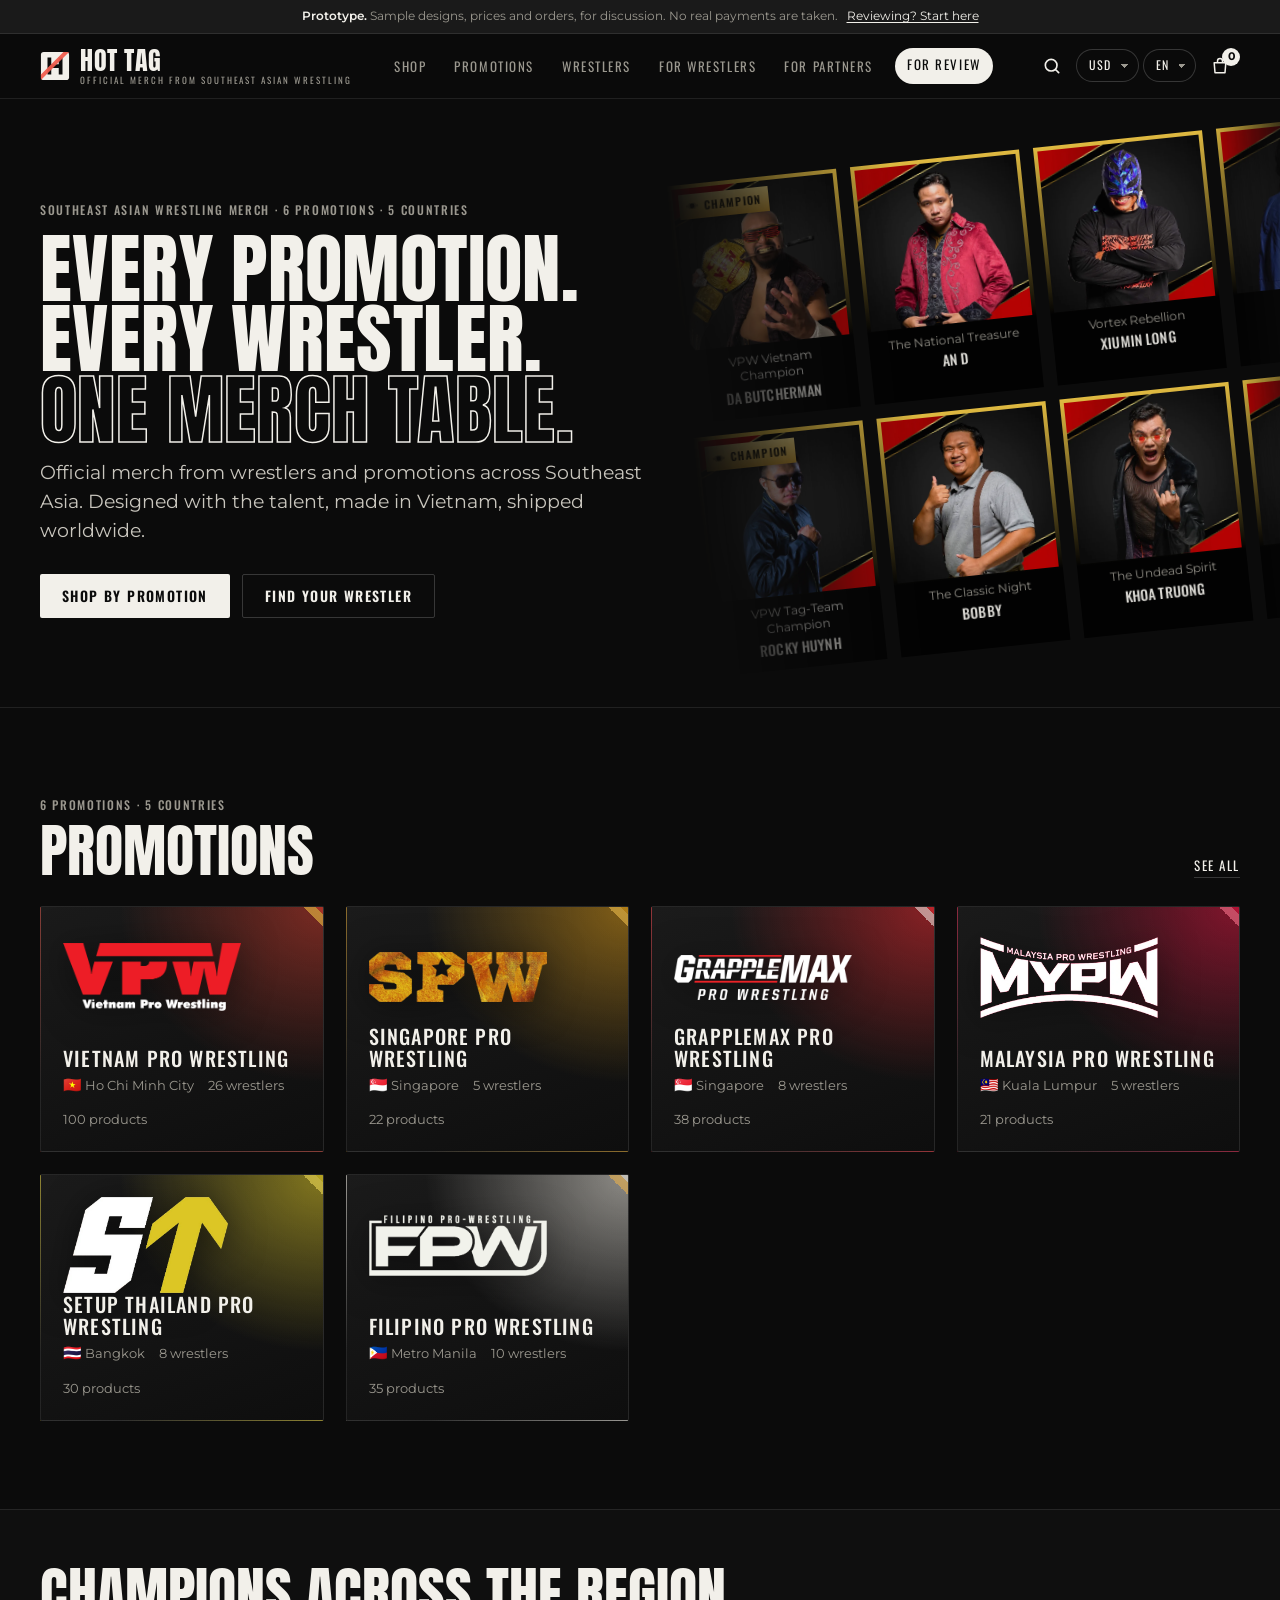
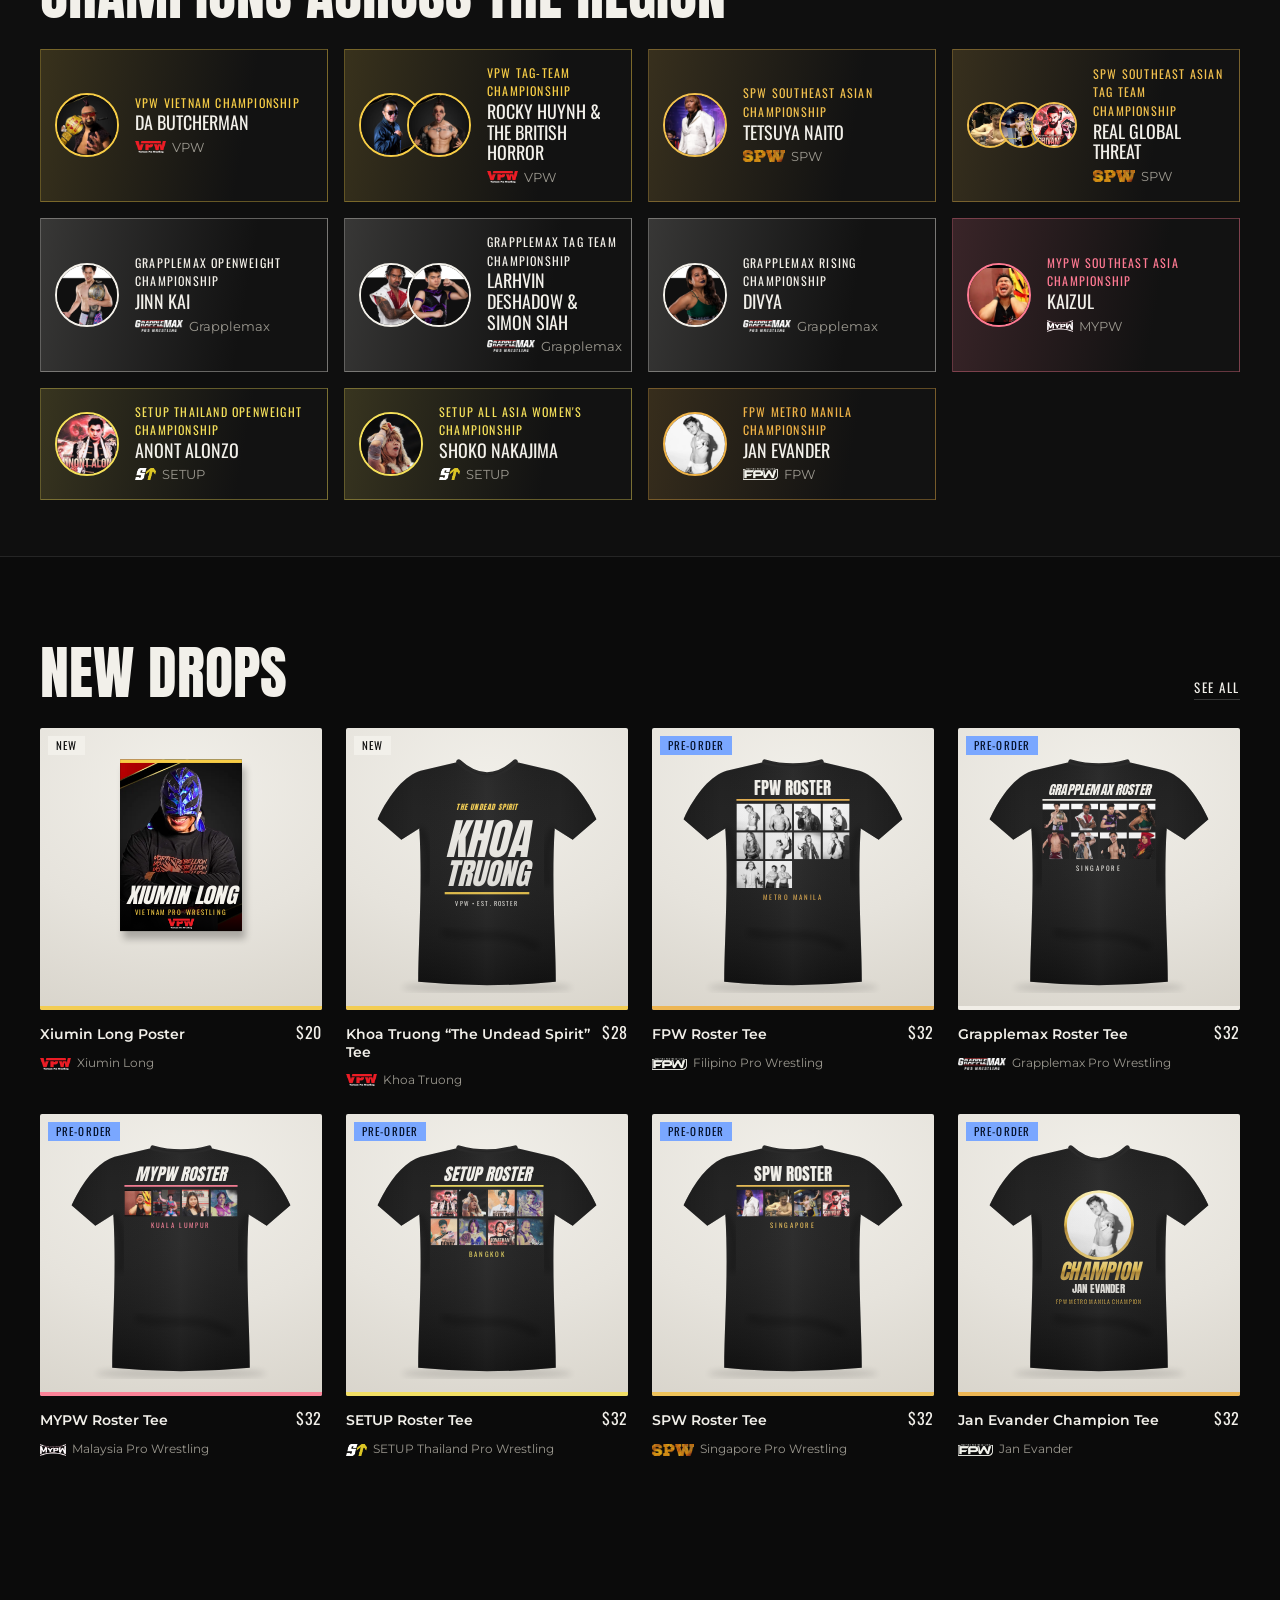
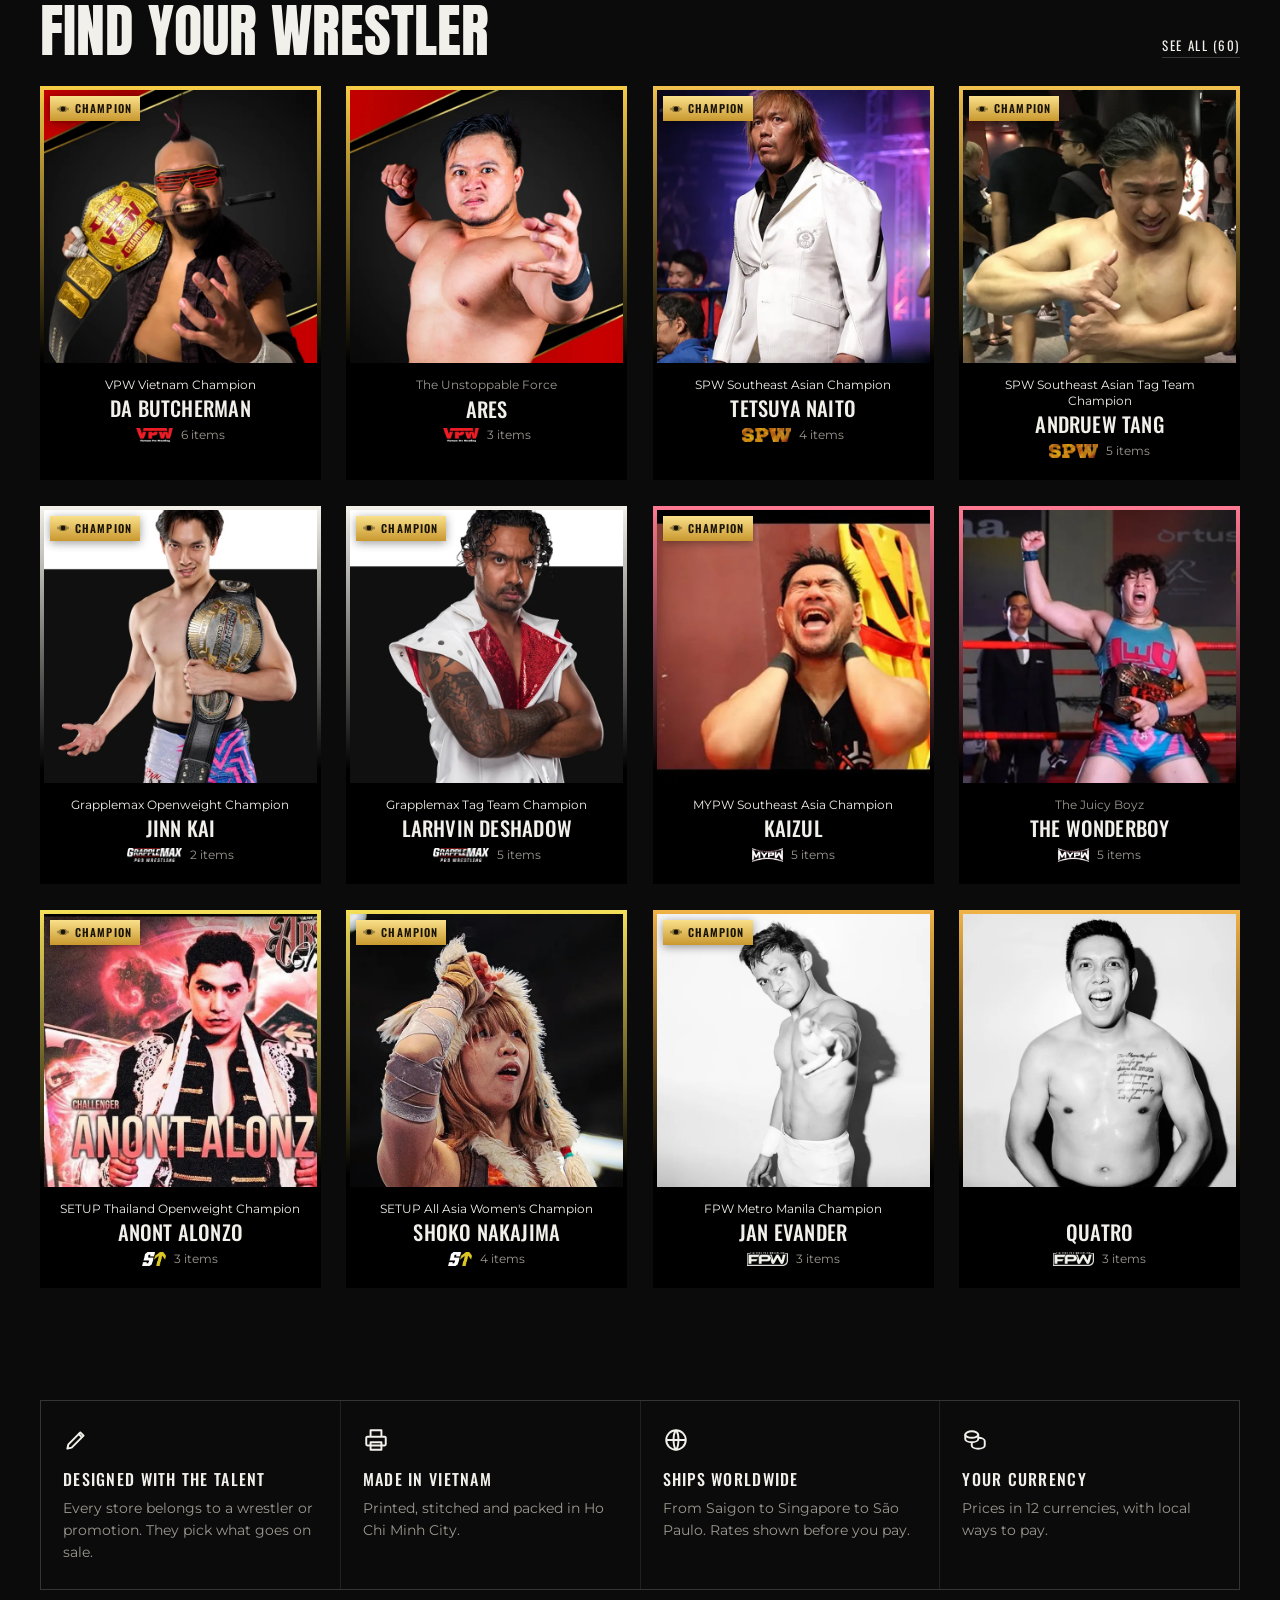
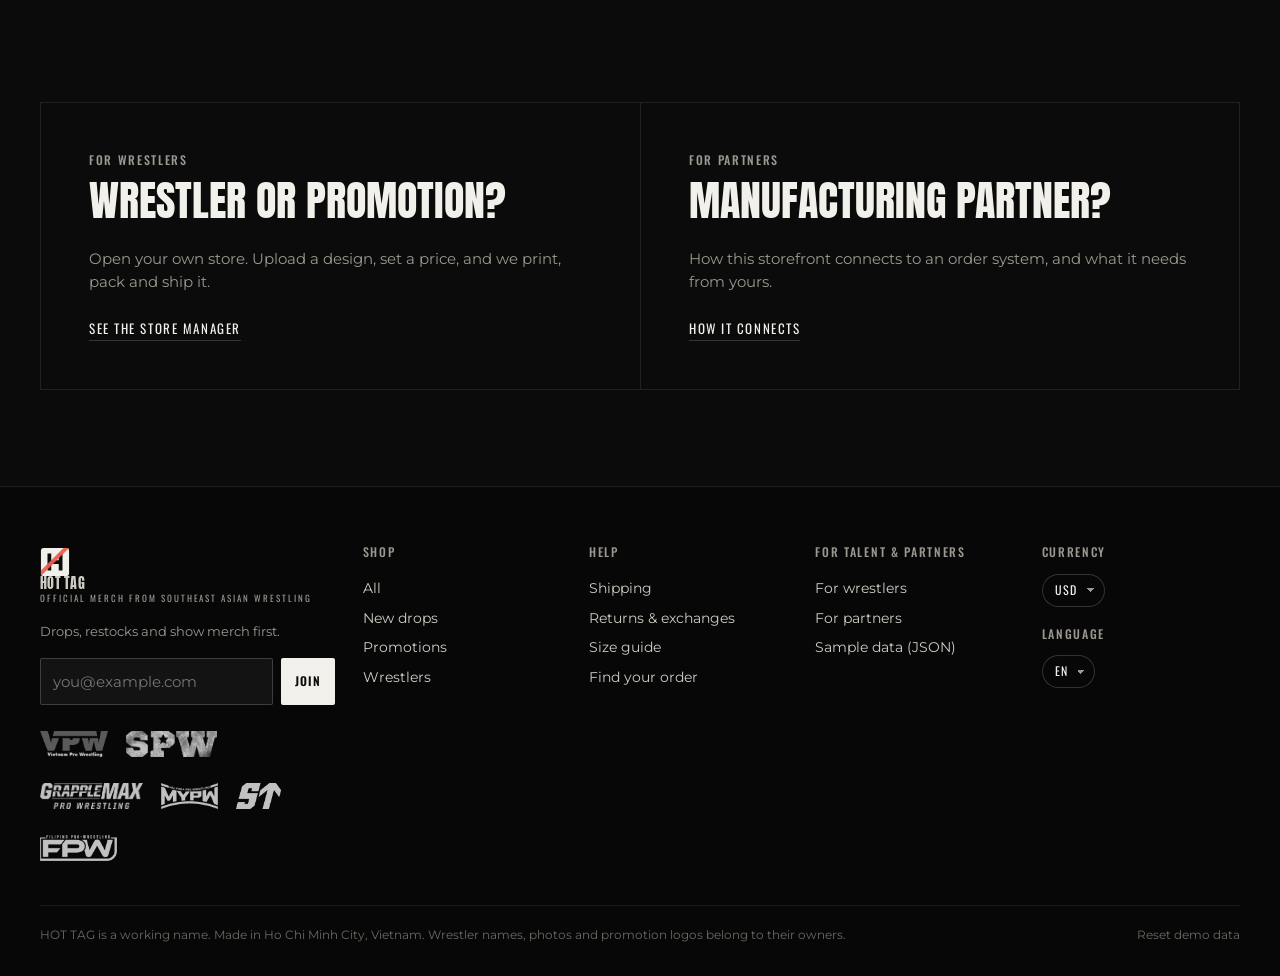
<file: index.html>
<!DOCTYPE html>
<html lang="en">
<head>
  <meta charset="utf-8">
  <meta name="viewport" content="width=device-width, initial-scale=1">
  <title>HOT TAG: Official merch from Southeast Asian wrestling</title>
  <meta name="description" content="Prototype storefront: official merch from wrestlers and promotions across Southeast Asia. Designed with the talent, made in Vietnam, shipped worldwide.">
  <!-- Prototype with sample prices and designs: keep it out of search engines. -->
  <meta name="robots" content="noindex, nofollow">
  <meta name="theme-color" content="#0b0b0b">
  <link rel="icon" href="assets/img/favicon.svg" type="image/svg+xml">

  <link rel="preconnect" href="https://fonts.googleapis.com">
  <link rel="preconnect" href="https://fonts.gstatic.com" crossorigin>
  <link href="https://fonts.googleapis.com/css2?family=Anton&family=Montserrat:wght@400;500;600;700&family=Oswald:wght@400;500;600&family=Permanent+Marker&display=swap" rel="stylesheet">
  <link rel="stylesheet" href="assets/css/site.css">
</head>
<body>
  <a class="sr" href="#app">Skip to content</a>
  <div id="chrome"></div>
  <main id="app" class="theme-neutral" tabindex="-1"></main>
  <div id="footer"></div>

  <div class="scrim" id="scrim"></div>
  <aside class="drawer" id="drawer" aria-hidden="true" aria-label="Bags">
    <div class="drawer-head"><h2>Bags</h2><button class="icon-btn" data-act="close-bag" aria-label="Close"><svg viewBox="0 0 24 24" fill="none" stroke="currentColor" stroke-width="2" stroke-linecap="round"><path d="M6 6l12 12M18 6 6 18"/></svg></button></div>
    <div class="drawer-body" id="drawer-body"></div>
  </aside>
  <div class="search-ov" id="search-ov" role="dialog" aria-label="Search"></div>
  <div class="toast" id="toast" role="status" aria-live="polite"></div>

  <script src="assets/js/i18n.js"></script>
  <script src="assets/js/art.js"></script>
  <script src="assets/js/api.js"></script>
  <script src="assets/js/app.js"></script>
</body>
</html>
</file>
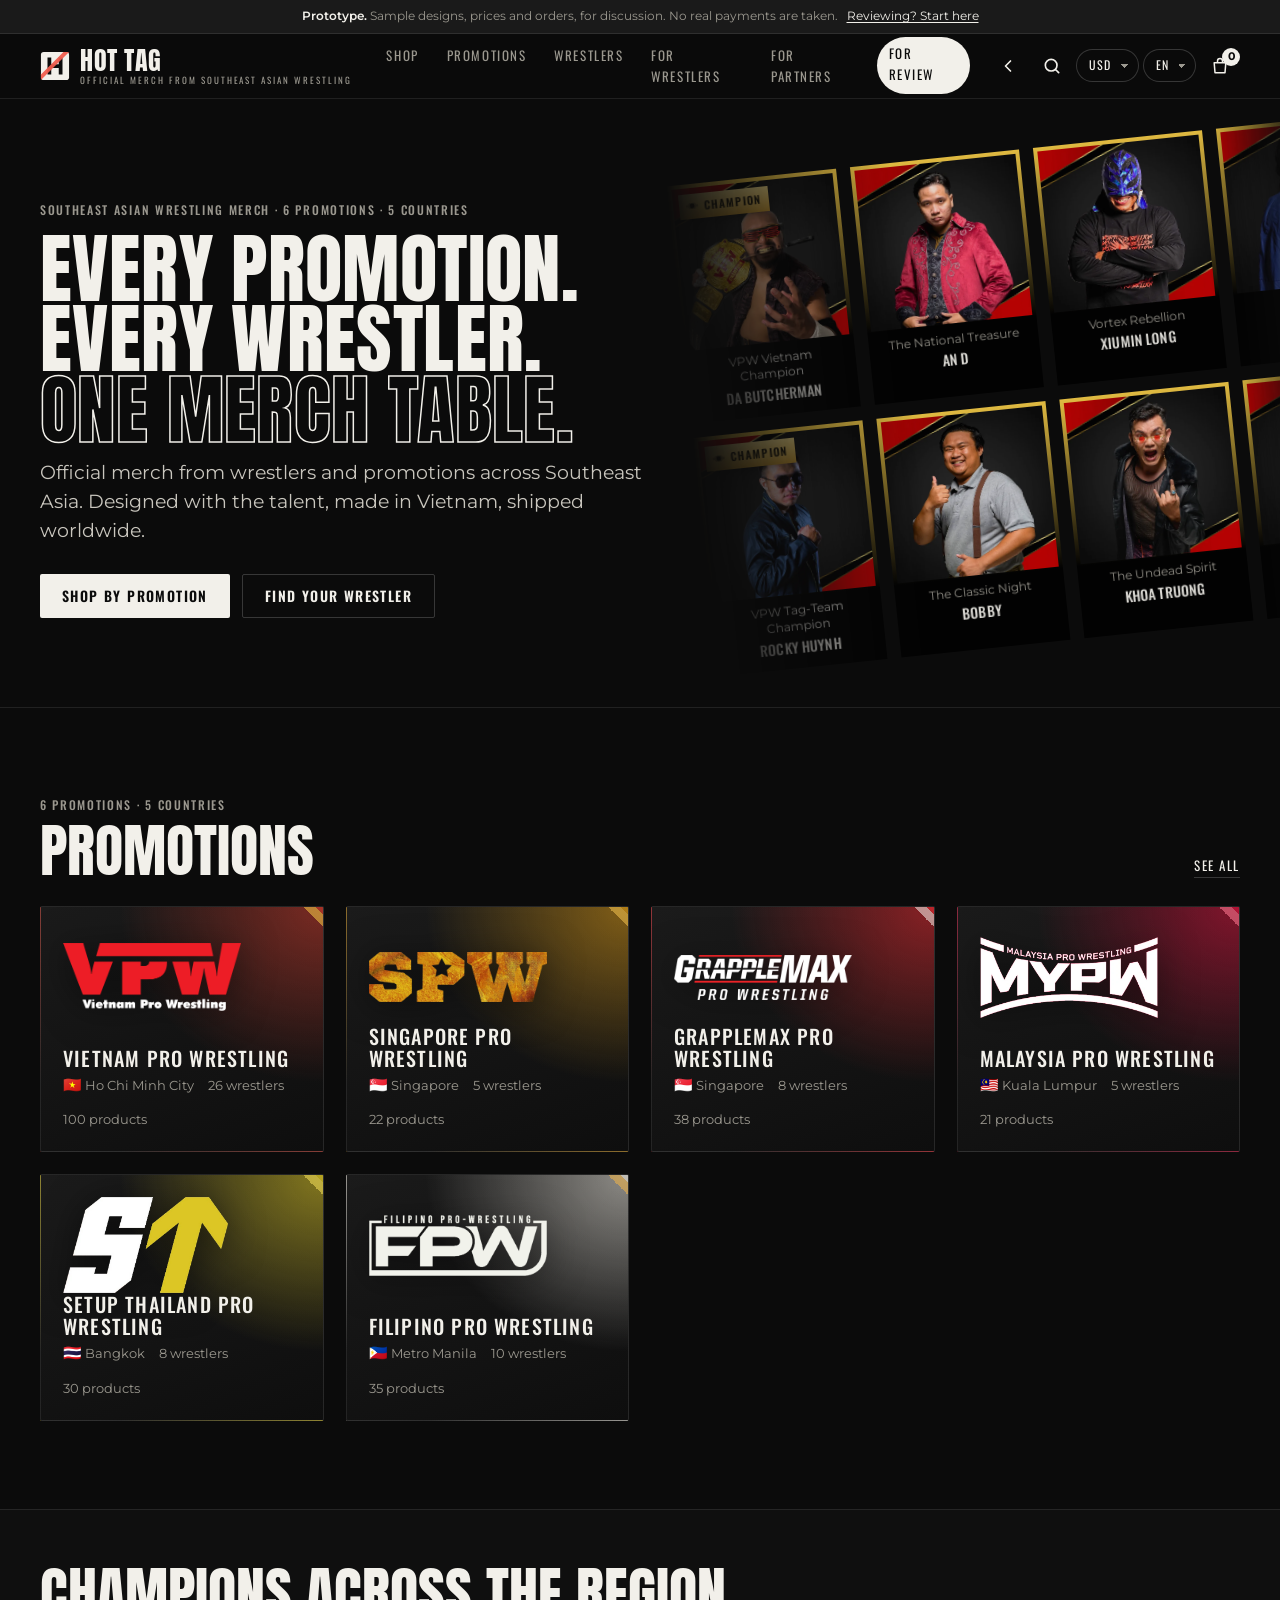
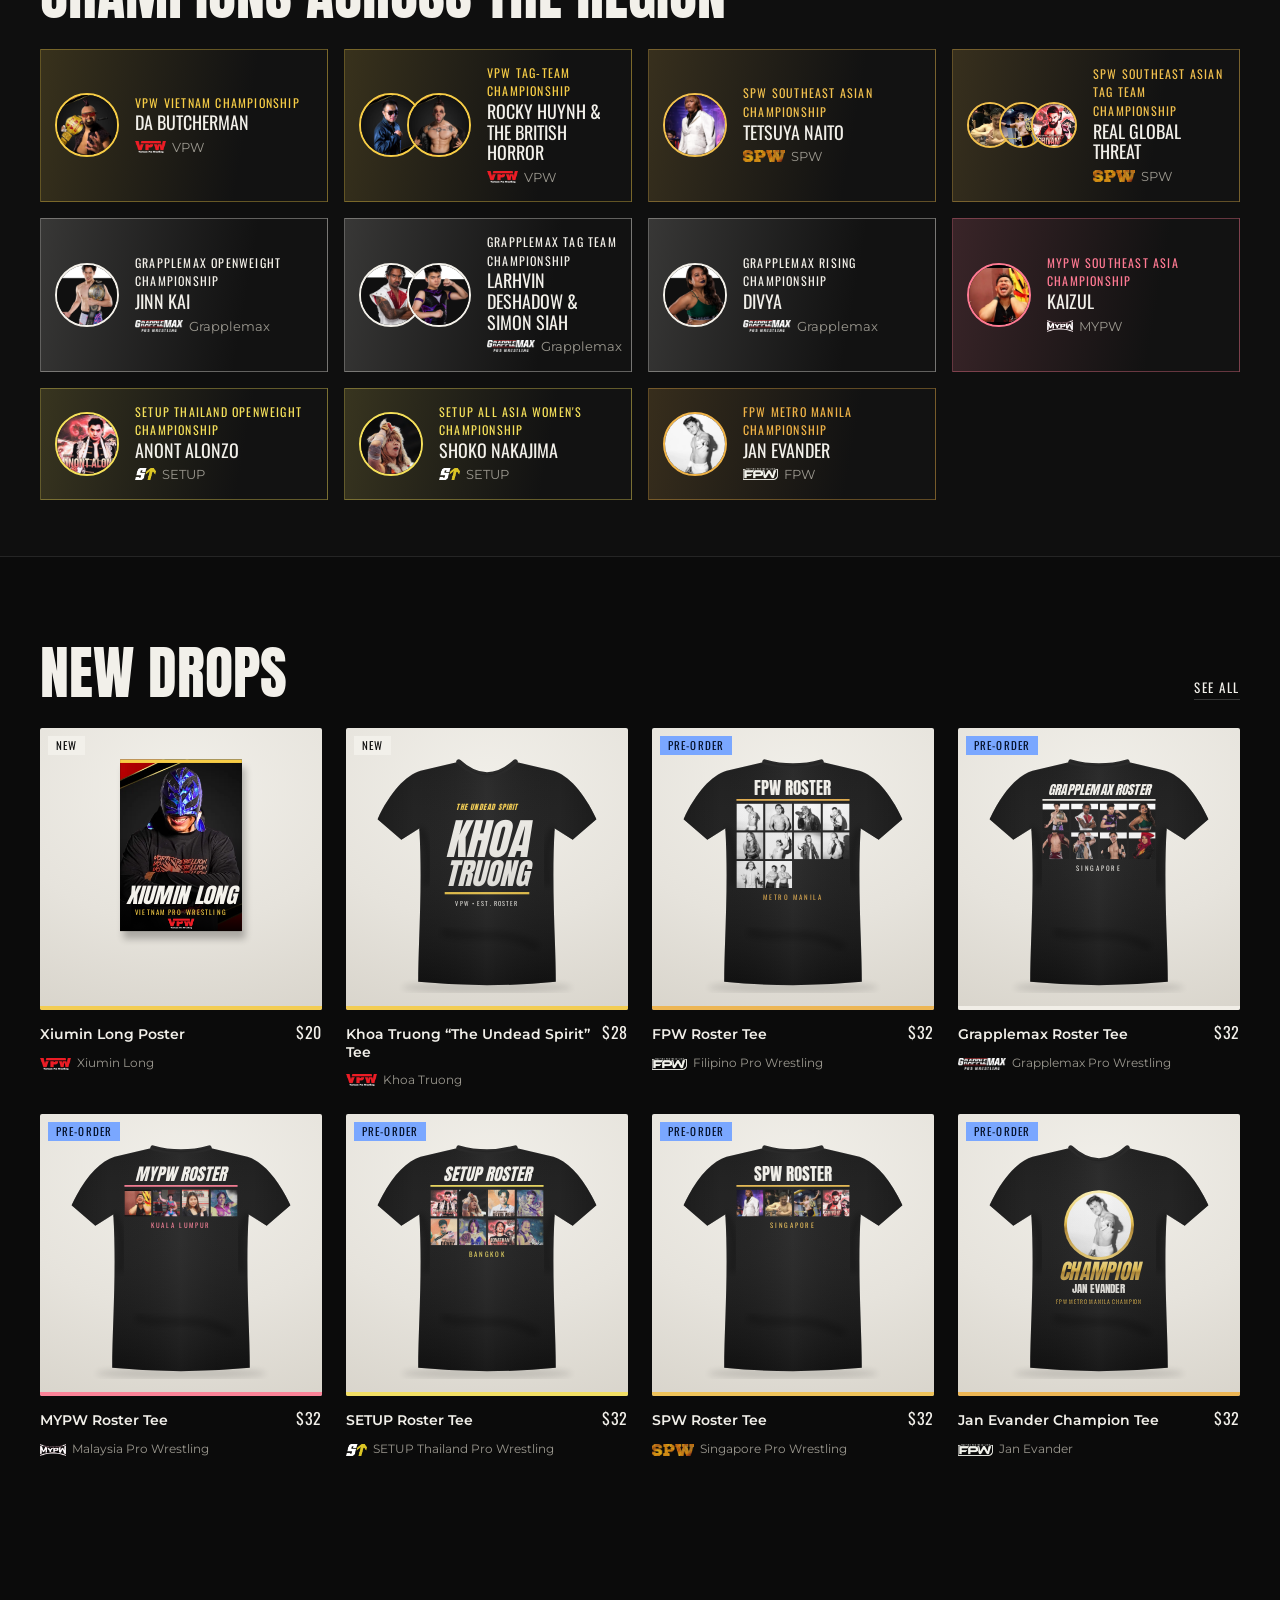
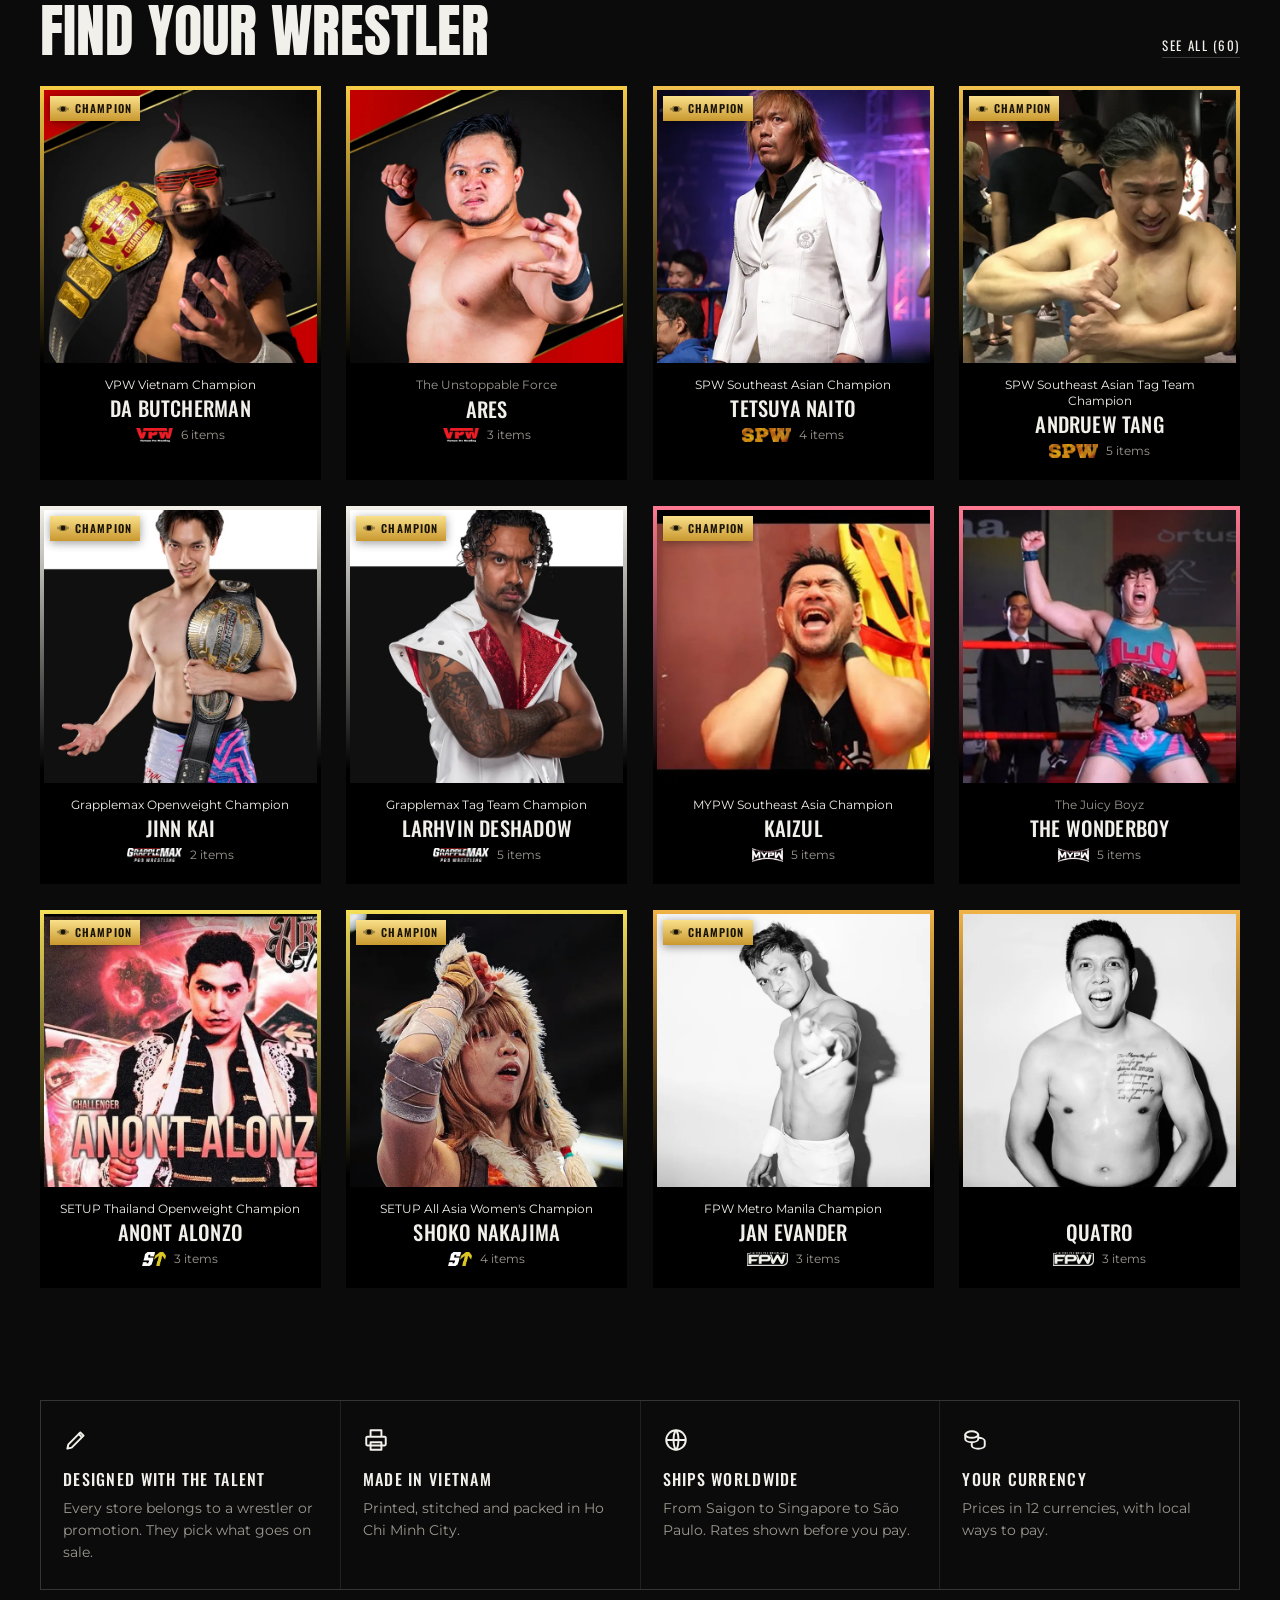
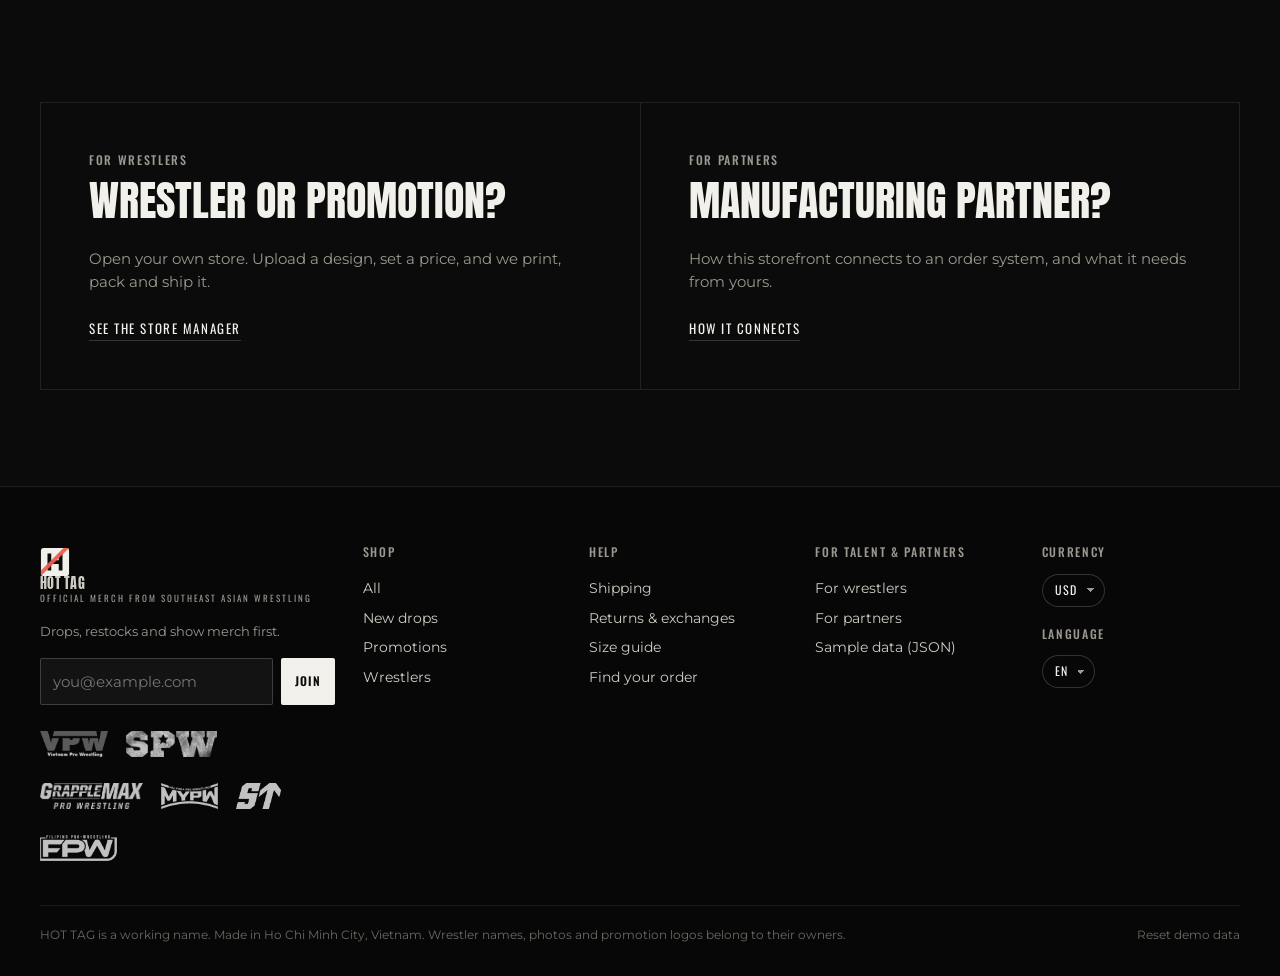
<file: artifact.html>
<title>HOT TAG Merch Store</title>
<meta name="robots" content="noindex, nofollow">
<link rel="preconnect" href="https://fonts.googleapis.com">
<link rel="preconnect" href="https://fonts.gstatic.com" crossorigin>
<link href="https://fonts.googleapis.com/css2?family=Anton&family=Montserrat:wght@400;500;600;700&family=Oswald:wght@400;500;600&family=Permanent+Marker&display=swap" rel="stylesheet">
<link rel="stylesheet" href="assets/css/site.css">
<!--
  Entry page for hosting as a claude.ai artifact (the host adds <html>/<head>/<body>).
  Same app as index.html; navigation stays inside the page because the host
  doesn't pass path-style hashes (#/p/vpw).
-->
<script>window.HT_MEMORY_ROUTER = true;</script>

<a class="sr" href="#app">Skip to content</a>
<div id="chrome"></div>
<main id="app" class="theme-neutral" tabindex="-1"></main>
<div id="footer"></div>

<div class="scrim" id="scrim"></div>
<aside class="drawer" id="drawer" aria-hidden="true" aria-label="Bags">
  <div class="drawer-head"><h2>Bags</h2><button class="icon-btn" data-act="close-bag" aria-label="Close"><svg viewBox="0 0 24 24" fill="none" stroke="currentColor" stroke-width="2" stroke-linecap="round"><path d="M6 6l12 12M18 6 6 18"/></svg></button></div>
  <div class="drawer-body" id="drawer-body"></div>
</aside>
<div class="search-ov" id="search-ov" role="dialog" aria-label="Search"></div>
<div class="toast" id="toast" role="status" aria-live="polite"></div>

<script src="assets/js/i18n.js"></script>
<script src="assets/js/art.js"></script>
<script src="assets/js/api.js"></script>
<script src="assets/js/app.js"></script>
</file>
<file: assets/css/site.css>
/* =====================================================================
   HOT TAG storefront mock-up
   Neutral platform shell. Promotion pages override the --brand / --accent /
   --frame tokens with that promotion's colours (see applyTheme in app.js).
   ===================================================================== */

/* Deliberately dark-only: the look follows VPW's black roster page. */
:root {
  color-scheme: dark;
  --ink: #0b0b0b;          /* page */
  --coal: #131313;         /* raised */
  --steel: #1c1c1c;        /* cards */
  --iron: #262626;         /* inputs, hover */
  --line: rgba(255, 255, 255, .09);
  --line-strong: rgba(255, 255, 255, .18);
  --text: #f2f0ea;
  --muted: #9b988f;
  --faint: #6b6962;
  --tile: #e6e3dc;         /* product tile backdrop */
  --tile-2: #d8d4cb;

  /* Platform (neutral) theme. Promotion pages override these. */
  --brand: #f2f0ea;
  --on-brand: #0b0b0b;
  --accent: #f2f0ea;
  --accent-deep: #bdb9ae;
  --frame: #d4d1c9;

  --ok: #3ecf8e;
  --warn: #f5a524;
  --bad: #f05d4e;
  --info: #7aa7ff;

  --display: 'Anton', Impact, 'Arial Narrow', sans-serif;
  --label: 'Oswald', 'Arial Narrow', sans-serif;
  --body: 'Montserrat', system-ui, -apple-system, 'Segoe UI', sans-serif;
  --italic: normal;

  --radius: 2px;
  --gutter: clamp(16px, 4vw, 40px);
  --max: 1320px;
  --header-h: 64px;
}

* { box-sizing: border-box; }
html { -webkit-text-size-adjust: 100%; scroll-behavior: smooth; }
body {
  margin: 0;
  background: var(--ink);
  color: var(--text);
  font-family: var(--body);
  font-size: 15px;
  line-height: 1.55;
  -webkit-font-smoothing: antialiased;
  overflow-x: hidden;
}
img, svg { display: block; max-width: 100%; }
a { color: inherit; text-decoration: none; }
button { font: inherit; color: inherit; background: none; border: 0; cursor: pointer; padding: 0; }
input, select, textarea { font: inherit; color: inherit; }
:focus-visible { outline: 2px solid var(--accent); outline-offset: 2px; }
.sr { position: absolute; width: 1px; height: 1px; overflow: hidden; clip: rect(0 0 0 0); white-space: nowrap; }

.wrap { max-width: var(--max); margin: 0 auto; padding: 0 var(--gutter); }
.section { padding: clamp(48px, 7vw, 88px) 0; }
.section.tight { padding: clamp(32px, 5vw, 56px) 0; }

/* ---------- Type ---------- */
.display { font-family: var(--display); font-style: var(--italic); text-transform: uppercase; letter-spacing: .005em; line-height: .92; font-weight: 400; margin: 0; }
.label { font-family: var(--label); text-transform: uppercase; letter-spacing: .14em; font-size: 12px; font-weight: 500; color: var(--muted); }
.h-section { font-family: var(--display); font-style: var(--italic); text-transform: uppercase; font-size: clamp(34px, 5vw, 58px); line-height: .95; margin: 0; font-weight: 400; }
.h-section .hl { color: var(--brand); }
.theme-neutral .h-section .hl { color: var(--muted); }
.lede { color: var(--muted); max-width: 60ch; margin: 12px 0 0; font-size: 16px; }
.muted { color: var(--muted); }
.small { font-size: 13px; }
.section-head { display: flex; align-items: end; justify-content: space-between; gap: 20px; margin-bottom: 28px; flex-wrap: wrap; }
.link-arrow { font-family: var(--label); text-transform: uppercase; letter-spacing: .12em; font-size: 13px; color: var(--text); border-bottom: 1px solid var(--line-strong); padding-bottom: 2px; white-space: nowrap; }
.link-arrow:hover { border-color: var(--accent); color: var(--accent); }

/* ---------- Buttons ---------- */
.btn {
  display: inline-flex; align-items: center; justify-content: center; gap: .55rem;
  font-family: var(--label); text-transform: uppercase; letter-spacing: .1em; font-weight: 600; font-size: 14px;
  padding: 14px 22px; border-radius: var(--radius); line-height: 1;
  transition: background-color .15s ease, color .15s ease, border-color .15s ease, transform .15s ease, opacity .15s;
  white-space: nowrap;
}
.btn:active { transform: translateY(1px); }
.btn-primary { background: var(--brand); color: var(--on-brand); }
.btn-primary:hover { filter: brightness(1.08); }
.btn-ghost { border: 1px solid var(--line-strong); color: var(--text); }
.btn-ghost:hover { border-color: var(--accent); color: var(--accent); }
.btn-accent { background: var(--accent); color: #111; }
.btn-block { width: 100%; }
.btn-sm { padding: 9px 14px; font-size: 12px; }
.btn[disabled] { opacity: .45; cursor: not-allowed; }

.icon-btn { width: 40px; height: 40px; display: inline-grid; place-items: center; border-radius: 50%; color: var(--text); position: relative; }
.icon-btn:hover { background: var(--iron); }
.icon-btn svg { width: 20px; height: 20px; }

/* ---------- Demo ribbon ---------- */
.ribbon { background: #1a1a1a; border-bottom: 1px solid var(--line); color: var(--muted); font-size: 12px; text-align: center; padding: 7px var(--gutter); }
.ribbon b { color: var(--text); font-weight: 600; }

/* ---------- Header ---------- */
body::before { content: ""; position: fixed; inset: 0 0 auto; height: env(safe-area-inset-top, 0px); z-index: 41; background: #0b0b0b; }
.site-header { position: sticky; top: env(safe-area-inset-top, 0px); z-index: 40; background: rgba(11, 11, 11, .92); backdrop-filter: blur(10px); border-bottom: 1px solid var(--line); }
.site-header .wrap { height: var(--header-h); display: flex; align-items: center; gap: 18px; }
.wordmark { display: flex; align-items: center; gap: 10px; font-family: var(--display); font-size: 26px; letter-spacing: .02em; line-height: 1; white-space: nowrap; }
.wordmark .mark { width: 30px; height: 30px; flex: none; }
.wordmark small { display: block; font-family: var(--label); font-size: 9px; letter-spacing: .22em; color: var(--muted); margin-top: 3px; }
.nav { display: flex; gap: 4px; margin-left: 12px; }
.nav a { font-family: var(--label); text-transform: uppercase; letter-spacing: .12em; font-size: 13px; padding: 8px 12px; color: var(--muted); border-radius: var(--radius); }
.nav a:hover, .nav a.on { color: var(--text); }
.nav a.on { box-shadow: inset 0 -2px 0 var(--text); border-radius: 0; }
.header-tools { margin-left: auto; display: flex; align-items: center; gap: 4px; }
.select-pill { appearance: none; background: transparent; border: 1px solid var(--line-strong); border-radius: 999px; padding: 6px 26px 6px 12px; font-family: var(--label); font-size: 12px; letter-spacing: .08em; color: var(--text); cursor: pointer;
  background-image: linear-gradient(45deg, transparent 50%, var(--muted) 50%), linear-gradient(135deg, var(--muted) 50%, transparent 50%);
  background-position: calc(100% - 13px) 50%, calc(100% - 9px) 50%; background-size: 4px 4px; background-repeat: no-repeat; }
.select-pill option { background: var(--coal); color: var(--text); }
.bag-count { position: absolute; top: 2px; right: 0; min-width: 18px; height: 18px; padding: 0 5px; border-radius: 9px; background: var(--text); color: var(--ink); font-size: 11px; font-weight: 700; display: grid; place-items: center; }
.menu-btn { display: none; }

@media (max-width: 940px) {
  .nav { display: none; }
  .wordmark small { display: none; }
  .menu-btn { display: inline-grid; }
  .hide-sm { display: none !important; }
}
.mobile-nav { display: none; border-top: 1px solid var(--line); padding: 8px var(--gutter) 16px; }
.mobile-nav.open { display: grid; }
.mobile-nav a { font-family: var(--label); text-transform: uppercase; letter-spacing: .12em; padding: 12px 0; border-bottom: 1px solid var(--line); }
.mobile-nav .row { display: flex; gap: 10px; padding-top: 14px; }

/* ---------- Cards: the roster frame (from the VPW roster page) ---------- */
.frame { padding: 4px; background: linear-gradient(180deg, var(--frame), #000 70%); display: flex; flex-direction: column; position: relative; transition: transform .2s ease; }
.frame:hover { transform: translateY(-3px); }
.frame-media { aspect-ratio: 1; width: 100%; position: relative; overflow: hidden; background: #111; }
.frame-media img { width: 100%; height: 100%; object-fit: cover; transition: transform .35s ease; }
.frame:hover .frame-media img { transform: scale(1.04); }
.frame-body { text-align: center; padding: 14px 10px 16px; display: flex; flex-direction: column; align-items: center; gap: 6px; }
.frame-kicker { font-size: 12px; color: var(--muted); line-height: 1.3; min-height: 1.3em; }
.frame-kicker.gold { color: var(--accent); }
.frame-name { font-family: var(--label); font-weight: 500; text-transform: uppercase; font-size: clamp(17px, 1.6vw, 22px); line-height: 1.05; letter-spacing: .01em; }
.frame-meta { display: flex; align-items: center; justify-content: center; gap: 8px; font-size: 12px; color: var(--muted); }
.frame-meta img { height: 14px; width: auto; }
.belt { position: absolute; top: 10px; left: 10px; z-index: 2; background: linear-gradient(180deg, #f9e08a, #c9982f); color: #1a1405; font-family: var(--label); font-weight: 600; font-size: 11px; letter-spacing: .1em; text-transform: uppercase; padding: 4px 8px 4px 6px; display: flex; align-items: center; gap: 5px; box-shadow: 0 2px 10px rgba(0, 0, 0, .4); }
.belt svg { width: 14px; height: 14px; }

.grid-roster { display: grid; grid-template-columns: repeat(4, minmax(0, 1fr)); gap: clamp(14px, 2vw, 28px); }
@media (max-width: 1100px) { .grid-roster { grid-template-columns: repeat(3, minmax(0, 1fr)); } }
@media (max-width: 720px) { .grid-roster { grid-template-columns: repeat(2, minmax(0, 1fr)); gap: 12px; } .frame-body { padding: 10px 6px 12px; } }

/* ---------- Product cards ---------- */
.grid-products { display: grid; grid-template-columns: repeat(4, minmax(0, 1fr)); gap: clamp(14px, 2vw, 24px); }
@media (max-width: 1100px) { .grid-products { grid-template-columns: repeat(3, minmax(0, 1fr)); } }
@media (max-width: 720px) { .grid-products { grid-template-columns: repeat(2, minmax(0, 1fr)); gap: 12px; } }
.pcard { display: flex; flex-direction: column; gap: 10px; position: relative; }
.pcard .tile { aspect-ratio: 1; background: radial-gradient(120% 90% at 50% 20%, #f1efe9, var(--tile) 55%, var(--tile-2)); position: relative; overflow: hidden; border-radius: var(--radius); }
.pcard .tile::after { content: ""; position: absolute; left: 0; right: 0; bottom: 0; height: 4px; background: var(--frame); opacity: .9; }
.pcard .tile img { width: 100%; height: 100%; object-fit: cover; }
.pcard .tile .art { width: 100%; height: 100%; padding: 6%; transition: transform .3s ease; }
.pcard:hover .tile .art, .pcard:hover .tile img { transform: scale(1.03); }
.pcard .tile img { transition: transform .3s ease; }
.pcard .alt { position: absolute; inset: 0; opacity: 0; transition: opacity .25s ease; background: inherit; }
.pcard:hover .alt { opacity: 1; }
.pcard-title { font-weight: 600; font-size: 14px; line-height: 1.3; }
.pcard-store { font-size: 12px; color: var(--muted); display: flex; align-items: center; gap: 6px; }
.pcard-store img { height: 12px; width: auto; }
.pcard-price { font-family: var(--label); font-size: 16px; letter-spacing: .04em; }
.pcard-row { display: flex; justify-content: space-between; align-items: baseline; gap: 8px; }
.badges { position: absolute; top: 8px; left: 8px; display: flex; gap: 6px; flex-wrap: wrap; z-index: 2; }
.badge { font-family: var(--label); font-size: 11px; letter-spacing: .1em; text-transform: uppercase; padding: 4px 8px; background: #111; color: #fff; line-height: 1; display: inline-flex; align-items: center; gap: 5px; }
.badge.sold { background: #3a3a3a; color: #ddd; }
.badge.low { background: var(--warn); color: #1c1200; }
.badge.pre { background: var(--info); color: #06122a; }
.badge.new { background: var(--brand); color: var(--on-brand); }
.badge.mto { background: #f2f0ea; color: #111; }
.badge.dot::before { content: ""; width: 6px; height: 6px; border-radius: 50%; background: currentColor; }
.is-sold .tile { filter: grayscale(.7); opacity: .7; }

/* ---------- Chips & filters ---------- */
.chips { display: flex; gap: 8px; flex-wrap: wrap; }
.chip { display: inline-flex; align-items: center; gap: 8px; border: 1px solid var(--line-strong); border-radius: 999px; padding: 7px 14px; font-size: 13px; color: var(--muted); white-space: nowrap; transition: all .15s; }
.chip:hover { color: var(--text); border-color: var(--text); }
.chip.on { background: var(--text); color: var(--ink); border-color: var(--text); }
.chip img { height: 14px; width: auto; }
.chip .sw { width: 10px; height: 10px; border-radius: 50%; }
.filterbar { display: flex; gap: 12px; align-items: center; flex-wrap: wrap; margin-bottom: 24px; }
.filterbar .grow { flex: 1 1 260px; }
.search-input { width: 100%; background: var(--coal); border: 1px solid var(--line-strong); border-radius: 999px; padding: 11px 18px 11px 42px; color: var(--text);
  background-image: url("data:image/svg+xml,%3Csvg xmlns='http://www.w3.org/2000/svg' viewBox='0 0 24 24' fill='none' stroke='%239b988f' stroke-width='2'%3E%3Ccircle cx='11' cy='11' r='7'/%3E%3Cpath d='m20 20-3.5-3.5'/%3E%3C/svg%3E");
  background-repeat: no-repeat; background-size: 18px; background-position: 15px 50%; }
.search-input:focus { outline: none; border-color: var(--text); }
.hscroll { display: flex; gap: 8px; overflow-x: auto; scrollbar-width: none; padding-bottom: 2px; }
.hscroll::-webkit-scrollbar { display: none; }

/* ---------- Home hero ---------- */
.hero { position: relative; overflow: hidden; border-bottom: 1px solid var(--line); }
.hero-inner { position: relative; z-index: 2; padding: clamp(56px, 8vw, 110px) 0 clamp(48px, 7vw, 96px); max-width: 640px; }
.hero h1 { font-size: clamp(44px, 6vw, 88px); }
.hero h1 span.l { display: block; white-space: nowrap; }
.hero h1 .outline { color: transparent; -webkit-text-stroke: 1.5px var(--text); }
.hero .lede { font-size: clamp(16px, 1.6vw, 19px); color: #c9c6be; }
.hero-ctas { display: flex; gap: 12px; margin-top: 28px; flex-wrap: wrap; }
.hero-marquee { position: absolute; inset: 0 0 0 auto; width: 50%; display: flex; flex-direction: column; gap: 14px; justify-content: center; opacity: .9; transform: rotate(-6deg) translateX(8%); z-index: 1;
  mask-image: linear-gradient(90deg, transparent 0, #000 35%, #000 85%, transparent); -webkit-mask-image: linear-gradient(90deg, transparent 0, #000 35%, #000 85%, transparent); }
.marquee-row { display: flex; gap: 14px; width: max-content; animation: marquee 70s linear infinite; }
.marquee-row.rev { animation-direction: reverse; animation-duration: 85s; }
.marquee-row .frame { width: 170px; flex: none; }
.marquee-row .frame:hover { transform: none; }
.marquee-row .frame-body { padding: 8px 6px 10px; }
.marquee-row .frame-name { font-size: 14px; }
@keyframes marquee { from { transform: translateX(0); } to { transform: translateX(-50%); } }
@media (prefers-reduced-motion: reduce) { .marquee-row { animation: none; } }
@media (max-width: 900px) {
  .hero { display: flex; flex-direction: column-reverse; }
  .hero-marquee { position: relative; width: auto; inset: auto; transform: rotate(-4deg); margin: 0 -20% 0; padding: 10px 0 40px; mask-image: none; -webkit-mask-image: none; }
  .hero-inner { padding-bottom: 28px; }
}

/* ---------- Promotion tiles ---------- */
.grid-promos { display: grid; grid-template-columns: repeat(auto-fill, minmax(260px, 1fr)); gap: clamp(14px, 2vw, 22px); }
.promo-tile { position: relative; display: flex; flex-direction: column; justify-content: space-between; min-height: 240px; padding: 22px; overflow: hidden; border-radius: var(--radius);
  background: radial-gradient(120% 120% at 100% 0%, color-mix(in srgb, var(--p) 55%, transparent), transparent 60%), linear-gradient(160deg, #1b1b1b, #0e0e0e); border: 1px solid var(--line); transition: transform .2s, border-color .2s; }
.promo-tile:hover { transform: translateY(-3px); border-color: color-mix(in srgb, var(--a) 70%, transparent); }
.promo-tile .logo-box { height: 96px; display: flex; align-items: center; }
.promo-tile .logo-box img { max-height: 96px; max-width: 75%; object-fit: contain; filter: drop-shadow(0 4px 18px rgba(0, 0, 0, .5)); }
.promo-tile .logo-box.light { background: #f2f0ea; border-radius: 4px; padding: 10px 14px; width: fit-content; }
.promo-tile .pt-name { font-family: var(--label); text-transform: uppercase; letter-spacing: .06em; font-size: 20px; font-weight: 500; line-height: 1.1; }
.promo-tile .pt-meta { display: flex; gap: 14px; color: var(--muted); font-size: 13px; margin-top: 6px; flex-wrap: wrap; }
.promo-tile .stripe { position: absolute; right: -70px; top: -70px; width: 160px; height: 160px; background: linear-gradient(225deg, var(--p) 0 46%, var(--a) 46% 50%, transparent 50%); opacity: .55; }
.promo-tile > div { position: relative; z-index: 1; }
.flag { font-size: 15px; line-height: 1; }

/* ---------- Value props ---------- */
.props { display: grid; grid-template-columns: repeat(4, minmax(0, 1fr)); gap: 1px; background: var(--line); border: 1px solid var(--line); }
.prop { background: var(--ink); padding: 26px 22px; }
.prop svg { width: 26px; height: 26px; color: var(--text); margin-bottom: 14px; }
.prop h3 { font-family: var(--label); text-transform: uppercase; letter-spacing: .08em; font-size: 16px; margin: 0 0 6px; font-weight: 500; }
.prop p { margin: 0; color: var(--muted); font-size: 14px; }
@media (max-width: 900px) { .props { grid-template-columns: repeat(2, minmax(0, 1fr)); } }
@media (max-width: 520px) { .props { grid-template-columns: 1fr; } }

.cta-band { border: 1px solid var(--line); display: grid; grid-template-columns: 1fr 1fr; }
.cta-band > a { padding: clamp(28px, 4vw, 48px); display: flex; flex-direction: column; gap: 10px; transition: background .2s; }
.cta-band > a + a { border-left: 1px solid var(--line); }
.cta-band > a:hover { background: var(--coal); }
.cta-band h3 { font-family: var(--display); text-transform: uppercase; font-size: clamp(28px, 3.4vw, 42px); line-height: 1; margin: 0; font-weight: 400; }
@media (max-width: 760px) { .cta-band { grid-template-columns: 1fr; } .cta-band > a + a { border-left: 0; border-top: 1px solid var(--line); } }

/* ---------- Promotion page ---------- */
.p-hero { position: relative; overflow: hidden; border-bottom: 1px solid var(--line); background: #000; }
.p-hero .bg { position: absolute; inset: 0; background-size: cover; background-position: center; opacity: .55; }
.p-hero .bg-photo { position: absolute; inset: 0 0 0 45%; background-size: cover; background-position: center; opacity: .55;
  mask-image: linear-gradient(90deg, transparent, #000 40%); -webkit-mask-image: linear-gradient(90deg, transparent, #000 40%); }
.p-hero::after { content: ""; position: absolute; inset: 0; background: linear-gradient(90deg, #000 20%, rgba(0, 0, 0, .55) 60%, rgba(0, 0, 0, .2)), linear-gradient(0deg, #000, transparent 40%); }
.p-hero .wrap { position: relative; z-index: 2; padding-top: clamp(40px, 7vw, 96px); padding-bottom: clamp(40px, 6vw, 80px); }
.p-hero .logo { max-width: min(380px, 70vw); max-height: 150px; object-fit: contain; object-position: left; margin-bottom: 26px; }
.p-hero .logo.on-light { background: #f2f0ea; padding: 12px 16px; border-radius: 4px; }
.p-hero h1 { font-size: clamp(40px, 6.5vw, 86px); max-width: 14ch; }
.p-hero .stats { display: flex; gap: clamp(20px, 4vw, 48px); margin-top: 28px; flex-wrap: wrap; }
.stat b { display: block; font-family: var(--display); font-style: var(--italic); font-size: clamp(30px, 3.5vw, 44px); line-height: 1; font-weight: 400; color: var(--accent); }
.stat span { font-family: var(--label); text-transform: uppercase; letter-spacing: .14em; font-size: 12px; color: var(--muted); }
.slash { height: 6px; width: 140px; background: linear-gradient(100deg, var(--accent) 0 60%, var(--brand) 60%); transform: skewX(-20deg); margin: 18px 0; }

.champ-strip { display: grid; grid-template-columns: repeat(auto-fill, minmax(280px, 1fr)); gap: 16px; }
.champ { display: flex; gap: 16px; align-items: center; padding: 14px; background: linear-gradient(100deg, color-mix(in srgb, var(--accent) 16%, #141414), #121212 70%); border: 1px solid color-mix(in srgb, var(--accent) 35%, transparent); transition: border-color .2s; }
.champ:hover { border-color: var(--accent); }
.champ .faces { display: flex; flex: none; }
.champ .faces img { width: 64px; height: 64px; object-fit: cover; border: 2px solid var(--accent); border-radius: 50%; background: #111; }
.champ .faces img + img { margin-left: -16px; }
.champ.many .faces img { width: 46px; height: 46px; }
.champ.many .faces img + img { margin-left: -14px; }
.champ .t { font-family: var(--label); text-transform: uppercase; letter-spacing: .1em; font-size: 12px; color: var(--accent); }
.champ .n { font-family: var(--label); text-transform: uppercase; font-size: 18px; line-height: 1.15; }

.team-card { display: grid; grid-template-columns: auto 1fr; gap: 16px; align-items: center; padding: 14px; border: 1px solid var(--line); background: var(--coal); transition: border-color .2s; }
.team-card:hover { border-color: var(--accent); }
.team-card .faces { display: flex; flex: none; }
.team-card .faces img { width: 56px; height: 72px; object-fit: cover; border: 2px solid #000; }
.team-card .faces img + img { margin-left: -14px; }
.team-card .n { font-family: var(--label); text-transform: uppercase; font-size: 18px; line-height: 1.1; }

/* ---------- Store (wrestler) page ---------- */
.s-hero { position: relative; overflow: hidden; border-bottom: 1px solid var(--line); background: #050505; }
.s-hero .bg { position: absolute; inset: 0; background-size: cover; background-position: center; opacity: .35; }
.s-hero::before { content: ""; position: absolute; inset: 0; background: radial-gradient(70% 90% at 25% 40%, color-mix(in srgb, var(--brand) 26%, transparent), transparent 70%); z-index: 1; }
.s-hero .wrap { position: relative; z-index: 2; display: grid; grid-template-columns: minmax(0, 420px) 1fr; gap: clamp(24px, 5vw, 64px); align-items: center; padding-top: clamp(28px, 5vw, 64px); padding-bottom: clamp(28px, 5vw, 64px); }
.s-hero .frame { max-width: 420px; }
.s-hero .frame:hover { transform: none; }
.s-hero h1 { font-size: clamp(56px, 9vw, 128px); line-height: .88; word-break: break-word; }
.s-hero .nick { font-family: var(--display); font-style: var(--italic); text-transform: uppercase; color: var(--accent); font-size: clamp(18px, 2.2vw, 28px); letter-spacing: .02em; margin-bottom: 10px; }
.s-hero .official { display: flex; align-items: center; gap: 10px; margin-bottom: 18px; }
.s-hero .official img { height: 26px; width: auto; }
.title-pill { display: inline-flex; align-items: center; gap: 8px; background: linear-gradient(180deg, #f9e08a, #c9982f); color: #1a1405; font-family: var(--label); font-weight: 600; text-transform: uppercase; letter-spacing: .1em; font-size: 13px; padding: 7px 12px; margin-top: 18px; }
.title-pill svg { width: 16px; height: 16px; }
.socials { display: flex; gap: 6px; margin-top: 18px; }
.socials a { width: 38px; height: 38px; display: grid; place-items: center; border: 1px solid var(--line-strong); border-radius: 50%; color: var(--text); transition: all .15s; }
.socials a:hover { border-color: var(--accent); color: var(--accent); }
.socials svg { width: 16px; height: 16px; }
.share-note { margin-top: 22px; display: flex; align-items: center; gap: 10px; color: var(--muted); font-size: 13px; }
.share-note svg { width: 16px; height: 16px; color: var(--accent); flex: none; }
@media (max-width: 760px) {
  .s-hero .wrap { grid-template-columns: 1fr; }
  .s-hero .frame { max-width: 280px; }
}

/* ---------- Product page ---------- */
.crumbs { display: flex; gap: 8px; flex-wrap: wrap; font-size: 12px; color: var(--muted); padding: 18px 0; font-family: var(--label); text-transform: uppercase; letter-spacing: .1em; }
.crumbs a:hover { color: var(--text); }
.pdp { display: grid; grid-template-columns: minmax(0, 1.15fr) minmax(0, 1fr); gap: clamp(24px, 4vw, 56px); align-items: start; }
@media (max-width: 860px) { .pdp { grid-template-columns: 1fr; } }
.gallery { position: sticky; top: calc(var(--header-h) + 16px); }
@media (max-width: 860px) { .gallery { position: static; } }
.gallery-main { display: flex; overflow-x: auto; scroll-snap-type: x mandatory; scrollbar-width: none; border-radius: var(--radius); }
.gallery-main::-webkit-scrollbar { display: none; }
.gallery-main .slide { flex: 0 0 100%; scroll-snap-align: center; aspect-ratio: 1; background: radial-gradient(120% 90% at 50% 20%, #f1efe9, var(--tile) 55%, var(--tile-2)); position: relative; }
.gallery-main .slide img { width: 100%; height: 100%; object-fit: cover; }
.gallery-main .slide .art { width: 100%; height: 100%; padding: 5%; }
.gallery-thumbs { display: flex; gap: 10px; margin-top: 10px; }
.gallery-thumbs button { width: 76px; aspect-ratio: 1; background: var(--tile); border: 2px solid transparent; border-radius: var(--radius); overflow: hidden; position: relative; }
.gallery-thumbs button.on { border-color: var(--accent); }
.gallery-thumbs button img, .gallery-thumbs button .art { width: 100%; height: 100%; object-fit: cover; }
.gallery-thumbs .lbl { position: absolute; left: 0; right: 0; bottom: 0; font-size: 9px; letter-spacing: .1em; text-transform: uppercase; background: rgba(0, 0, 0, .65); color: #fff; padding: 2px 0; font-family: var(--label); }
.gallery-hint { font-size: 12px; color: var(--muted); margin-top: 8px; }

.store-chip { display: inline-flex; align-items: center; gap: 10px; padding: 6px 14px 6px 6px; border: 1px solid var(--line-strong); border-radius: 999px; transition: border-color .15s; }
.store-chip:hover { border-color: var(--accent); }
.store-chip .av { width: 32px; height: 32px; border-radius: 50%; object-fit: cover; background: #222; }
.store-chip .av.logo { object-fit: contain; background: #000; padding: 3px; }
.store-chip small { display: block; font-size: 11px; color: var(--muted); line-height: 1.1; }
.store-chip b { display: block; font-size: 13px; font-weight: 600; line-height: 1.2; }
.pdp h1 { font-size: clamp(36px, 4.4vw, 58px); margin-top: 18px; }
.pdp .price { font-family: var(--label); font-size: 26px; letter-spacing: .03em; margin-top: 12px; display: flex; align-items: baseline; gap: 12px; flex-wrap: wrap; }
.pdp .price small { font-family: var(--body); font-size: 12px; color: var(--muted); letter-spacing: 0; }
.opt { margin-top: 24px; }
.opt-head { display: flex; justify-content: space-between; align-items: baseline; margin-bottom: 10px; }
.opt-head .label { color: var(--text); }
.opt-head button { font-size: 12px; color: var(--muted); text-decoration: underline; text-underline-offset: 3px; }
.swatches { display: flex; gap: 10px; flex-wrap: wrap; }
.swatch { width: 38px; height: 38px; border-radius: 50%; border: 2px solid var(--line-strong); padding: 3px; background-clip: content-box; }
.swatch.on { border-color: var(--text); }
.sizes { display: grid; grid-template-columns: repeat(auto-fill, minmax(62px, 1fr)); gap: 8px; }
.size { border: 1px solid var(--line-strong); padding: 12px 0; text-align: center; font-family: var(--label); letter-spacing: .06em; font-size: 14px; position: relative; border-radius: var(--radius); }
.size:hover { border-color: var(--text); }
.size.on { background: var(--text); color: var(--ink); border-color: var(--text); }
.size.out { color: var(--faint); text-decoration: line-through; border-style: dashed; }
.size .few { position: absolute; top: -8px; right: -6px; background: var(--warn); color: #1c1200; font-size: 9px; padding: 1px 4px; letter-spacing: .04em; text-decoration: none; }
.buy-row { display: flex; gap: 10px; margin-top: 26px; }
.qty { display: flex; align-items: center; border: 1px solid var(--line-strong); border-radius: var(--radius); }
.qty button { width: 40px; height: 100%; font-size: 18px; color: var(--muted); }
.qty button:hover { color: var(--text); }
.qty span { min-width: 26px; text-align: center; font-family: var(--label); }
.buy-row .btn { flex: 1; padding: 17px 22px; font-size: 15px; }
.fulfil { display: flex; gap: 12px; align-items: flex-start; margin-top: 18px; padding: 14px 16px; border: 1px solid var(--line); background: var(--coal); font-size: 14px; }
.fulfil svg { width: 20px; height: 20px; flex: none; margin-top: 1px; color: var(--accent); }
.fulfil b { display: block; }
.fulfil .muted { font-size: 13px; }
.ship-est { display: flex; align-items: center; gap: 10px; flex-wrap: wrap; margin-top: 10px; font-size: 13px; color: var(--muted); }
.ship-est select { background: var(--coal); border: 1px solid var(--line-strong); border-radius: var(--radius); padding: 5px 8px; color: var(--text); font-size: 13px; }
.acc { border-top: 1px solid var(--line); margin-top: 28px; }
.acc details { border-bottom: 1px solid var(--line); }
.acc summary { cursor: pointer; padding: 16px 0; font-family: var(--label); text-transform: uppercase; letter-spacing: .1em; font-size: 14px; list-style: none; display: flex; justify-content: space-between; }
.acc summary::-webkit-details-marker { display: none; }
.acc summary::after { content: "+"; color: var(--muted); font-size: 18px; line-height: 1; }
.acc details[open] summary::after { content: "\2013"; }
.acc .acc-body { padding: 0 0 18px; color: #cfccc4; font-size: 14px; }
.acc .acc-body p { margin: 0 0 10px; }
.sample-note { font-size: 12px; color: var(--muted); border-left: 2px solid var(--accent); padding: 6px 0 6px 12px; margin-top: 18px; }
.split { display: flex; height: 10px; border-radius: 5px; overflow: hidden; margin: 10px 0 8px; gap: 2px; }
.split span { display: block; }
.split-legend { display: flex; gap: 14px; flex-wrap: wrap; font-size: 12px; color: var(--muted); }
.split-legend i { display: inline-block; width: 8px; height: 8px; border-radius: 2px; margin-right: 6px; vertical-align: 0; }

table.tbl { width: 100%; border-collapse: collapse; font-size: 13px; }
.tbl th, .tbl td { text-align: left; padding: 9px 10px; border-bottom: 1px solid var(--line); vertical-align: middle; }
.tbl th { font-family: var(--label); text-transform: uppercase; letter-spacing: .1em; font-size: 11px; color: var(--muted); font-weight: 500; }
.tbl td.num, .tbl th.num { text-align: right; font-variant-numeric: tabular-nums; }
.tbl-wrap { overflow-x: auto; border: 1px solid var(--line); }

/* ---------- Drawer (bags) ---------- */
.scrim { position: fixed; inset: 0; background: rgba(0, 0, 0, .6); z-index: 60; opacity: 0; pointer-events: none; transition: opacity .2s; }
.scrim.open { opacity: 1; pointer-events: auto; }
.drawer { position: fixed; top: 0; right: 0; bottom: 0; width: min(460px, 100%); background: var(--coal); z-index: 61; transform: translateX(100%); transition: transform .25s ease; display: flex; flex-direction: column; border-left: 1px solid var(--line); }
.drawer.open { transform: none; }
.drawer-head { display: flex; align-items: center; justify-content: space-between; padding: 18px 20px; border-bottom: 1px solid var(--line); }
.drawer-head h2 { font-family: var(--display); text-transform: uppercase; font-size: 28px; margin: 0; font-weight: 400; }
.drawer-body { overflow-y: auto; flex: 1; padding: 16px 20px 28px; }
.drawer-note { font-size: 12px; color: var(--muted); display: flex; gap: 8px; align-items: flex-start; margin-bottom: 14px; }
.drawer-note svg { width: 16px; height: 16px; flex: none; margin-top: 1px; }
.bag { border: 1px solid var(--line); margin-bottom: 16px; background: var(--ink); }
.bag-head { display: flex; align-items: center; gap: 10px; padding: 12px 14px; border-bottom: 1px solid var(--line); background: linear-gradient(90deg, color-mix(in srgb, var(--b) 20%, transparent), transparent 70%); }
.bag-head .av { width: 34px; height: 34px; border-radius: 50%; object-fit: cover; background: #222; }
.bag-head .av.logo { object-fit: contain; background: #000; padding: 3px; }
.bag-head b { display: block; font-size: 14px; line-height: 1.2; }
.bag-head small { color: var(--muted); font-size: 11px; }
.bag-head img.pl { height: 16px; width: auto; margin-left: auto; }
.line-item { display: grid; grid-template-columns: 64px 1fr auto; gap: 12px; padding: 12px 14px; border-bottom: 1px solid var(--line); align-items: start; }
.line-item .thumb { width: 64px; height: 64px; background: var(--tile); border-radius: var(--radius); overflow: hidden; }
.line-item .thumb img, .line-item .thumb .art { width: 100%; height: 100%; object-fit: cover; }
.line-item .t { font-size: 13px; font-weight: 600; line-height: 1.3; }
.line-item .v { font-size: 12px; color: var(--muted); }
.line-item .qty { height: 30px; margin-top: 8px; width: fit-content; }
.line-item .qty button { width: 28px; font-size: 15px; }
.line-item .p { font-family: var(--label); font-size: 14px; text-align: right; }
.line-item .rm { font-size: 11px; color: var(--muted); text-decoration: underline; margin-top: 8px; display: block; margin-left: auto; }
.bag-foot { padding: 14px; display: grid; gap: 10px; }
.bag-foot .row { display: flex; justify-content: space-between; font-size: 14px; }
.bag-foot .btn-primary { background: var(--b); color: var(--ob); }
.empty { text-align: center; color: var(--muted); padding: 48px 12px; }
.empty svg { width: 42px; height: 42px; margin: 0 auto 12px; color: var(--faint); }

/* ---------- Toast ---------- */
.toast { position: fixed; left: 50%; bottom: 24px; transform: translate(-50%, 20px); background: var(--text); color: var(--ink); padding: 12px 18px; border-radius: 4px; font-size: 14px; font-weight: 600; z-index: 80; opacity: 0; pointer-events: none; transition: all .2s; display: flex; gap: 12px; align-items: center; max-width: calc(100% - 32px); }
.toast.show { opacity: 1; transform: translate(-50%, 0); pointer-events: auto; }
.toast button { text-decoration: underline; font-weight: 700; }

/* ---------- Search overlay ---------- */
.search-ov { position: fixed; inset: 0; z-index: 70; background: rgba(8, 8, 8, .97); display: none; overflow-y: auto; }
.search-ov.open { display: block; }
.search-ov .wrap { padding-top: 28px; padding-bottom: 60px; }
.search-ov .top { display: flex; gap: 12px; align-items: center; }
.search-ov .search-input { font-size: 18px; padding: 16px 20px 16px 48px; background-position: 18px 50%; }
.res-group { margin-top: 28px; }
.res-group h3 { margin: 0 0 12px; }
.res-list { display: grid; grid-template-columns: repeat(auto-fill, minmax(240px, 1fr)); gap: 10px; }
.res { display: flex; gap: 12px; align-items: center; padding: 8px; border: 1px solid var(--line); background: var(--coal); }
.res:hover { border-color: var(--text); }
.res .im { width: 52px; height: 52px; flex: none; background: var(--tile); overflow: hidden; }
.res .im img, .res .im .art { width: 100%; height: 100%; object-fit: cover; }
.res .im.logo { background: #000; }
.res .im.logo img { object-fit: contain; padding: 4px; }
.res b { display: block; font-size: 14px; line-height: 1.2; }
.res small { color: var(--muted); font-size: 12px; }

/* ---------- Forms / checkout ---------- */
.co { display: grid; grid-template-columns: minmax(0, 1.25fr) minmax(0, 1fr); gap: clamp(24px, 4vw, 56px); align-items: start; }
@media (max-width: 900px) { .co { grid-template-columns: 1fr; } }
.co-step { border: 1px solid var(--line); padding: clamp(16px, 2.4vw, 24px); margin-bottom: 16px; background: var(--coal); }
.co-step h2 { font-family: var(--label); text-transform: uppercase; letter-spacing: .08em; font-size: 17px; margin: 0 0 16px; font-weight: 500; display: flex; align-items: center; gap: 10px; }
.co-step h2 .n { width: 24px; height: 24px; border-radius: 50%; background: var(--brand); color: var(--on-brand); display: grid; place-items: center; font-size: 13px; }
.fields { display: grid; grid-template-columns: 1fr 1fr; gap: 12px; }
.fields .full { grid-column: 1 / -1; }
@media (max-width: 520px) { .fields { grid-template-columns: 1fr; } }
.field label { display: block; font-size: 12px; color: var(--muted); margin-bottom: 6px; }
.field input, .field select, .field textarea { width: 100%; background: var(--ink); border: 1px solid var(--line-strong); border-radius: var(--radius); padding: 11px 12px; color: var(--text); }
.field input:focus, .field select:focus, .field textarea:focus { outline: none; border-color: var(--text); }
.field textarea { min-height: 90px; resize: vertical; }
.radio-list { display: grid; gap: 8px; }
.radio { display: flex; align-items: center; gap: 12px; border: 1px solid var(--line-strong); padding: 12px 14px; cursor: pointer; border-radius: var(--radius); }
.radio:has(input:checked) { border-color: var(--text); background: var(--iron); }
.radio input { accent-color: var(--text); }
.radio .grow { flex: 1; }
.radio small { display: block; color: var(--muted); font-size: 12px; }
.pay-grid { display: grid; grid-template-columns: repeat(auto-fill, minmax(150px, 1fr)); gap: 8px; }
.pay-grid .radio { padding: 10px 12px; font-size: 13px; }
.local-tag { font-size: 10px; letter-spacing: .08em; text-transform: uppercase; background: var(--ok); color: #03140b; padding: 2px 6px; font-family: var(--label); margin-left: 6px; }
.summary { position: sticky; top: calc(var(--header-h) + 16px); border: 1px solid var(--line); background: var(--coal); }
.summary .bag-head { border-bottom: 1px solid var(--line); }
.summary .rows { padding: 14px; display: grid; gap: 8px; font-size: 14px; }
.summary .rows .row { display: flex; justify-content: space-between; }
.summary .total { border-top: 1px solid var(--line); padding-top: 12px; margin-top: 4px; font-family: var(--label); font-size: 20px; letter-spacing: .03em; }
.demo-pill { font-family: var(--label); font-size: 11px; letter-spacing: .12em; text-transform: uppercase; background: var(--warn); color: #1c1200; padding: 3px 8px; vertical-align: middle; }

.timeline { display: grid; gap: 0; margin: 20px 0; }
.tl { display: grid; grid-template-columns: 28px 1fr; gap: 12px; position: relative; padding-bottom: 20px; }
.tl::before { content: ""; position: absolute; left: 13px; top: 24px; bottom: 0; width: 2px; background: var(--line-strong); }
.tl:last-child::before { display: none; }
.tl .dot { width: 28px; height: 28px; border-radius: 50%; border: 2px solid var(--line-strong); display: grid; place-items: center; background: var(--ink); }
.tl.done .dot { background: var(--ok); border-color: var(--ok); color: #03140b; }
.tl.now .dot { border-color: var(--accent); }
.tl .dot svg { width: 14px; height: 14px; }
.tl b { display: block; font-size: 14px; }
.tl small { color: var(--muted); font-size: 12px; }

/* ---------- Studio ---------- */
.studio-top { display: flex; justify-content: space-between; align-items: center; gap: 16px; flex-wrap: wrap; padding: 24px 0 8px; }
.studio-who { display: flex; align-items: center; gap: 14px; }
.studio-who img { width: 56px; height: 56px; border-radius: 50%; object-fit: cover; border: 2px solid var(--accent); }
.tabs { display: flex; gap: 2px; border-bottom: 1px solid var(--line); margin: 16px 0 24px; overflow-x: auto; scrollbar-width: none; }
.tabs a { font-family: var(--label); text-transform: uppercase; letter-spacing: .1em; font-size: 13px; padding: 12px 16px; color: var(--muted); border-bottom: 2px solid transparent; white-space: nowrap; }
.tabs a.on { color: var(--text); border-color: var(--accent); }
.kpis { display: grid; grid-template-columns: repeat(4, minmax(0, 1fr)); gap: 12px; }
@media (max-width: 900px) { .kpis { grid-template-columns: repeat(2, minmax(0, 1fr)); } }
.kpi { border: 1px solid var(--line); background: var(--coal); padding: 16px 18px; }
.kpi .label { font-size: 11px; }
.kpi b { display: block; font-family: var(--label); font-size: clamp(24px, 2.6vw, 32px); font-weight: 500; letter-spacing: .02em; margin-top: 6px; font-variant-numeric: tabular-nums; }
.kpi small { color: var(--muted); font-size: 12px; }
.kpi .up { color: var(--ok); }
.panel { border: 1px solid var(--line); background: var(--coal); padding: 18px; }
.panel h3 { font-family: var(--label); text-transform: uppercase; letter-spacing: .08em; font-size: 15px; margin: 0 0 4px; font-weight: 500; }
.panel .sub { font-size: 12px; color: var(--muted); margin-bottom: 14px; }
.studio-grid { display: grid; grid-template-columns: minmax(0, 2fr) minmax(0, 1fr); gap: 12px; margin-top: 12px; }
@media (max-width: 900px) { .studio-grid { grid-template-columns: 1fr; } }
.chart { position: relative; }
.chart svg { width: 100%; height: auto; overflow: visible; }
.chart .tip { position: absolute; pointer-events: none; background: var(--text); color: var(--ink); font-size: 12px; padding: 6px 9px; border-radius: 3px; white-space: nowrap; transform: translate(-50%, -100%); margin-top: -8px; opacity: 0; transition: opacity .1s; }
.chart .tip b { font-family: var(--label); font-size: 14px; }
.toggle { width: 38px; height: 22px; border-radius: 11px; background: var(--iron); border: 1px solid var(--line-strong); position: relative; transition: background .15s; flex: none; }
.toggle::after { content: ""; position: absolute; top: 2px; left: 2px; width: 16px; height: 16px; border-radius: 50%; background: var(--muted); transition: all .15s; }
.toggle.on { background: var(--ok); border-color: var(--ok); }
.toggle.on::after { left: 18px; background: #fff; }
.mini-thumb { width: 44px; height: 44px; background: var(--tile); border-radius: var(--radius); overflow: hidden; }
.mini-thumb img, .mini-thumb .art { width: 100%; height: 100%; object-fit: cover; }
.price-input { width: 76px; background: var(--ink); border: 1px solid var(--line-strong); border-radius: var(--radius); padding: 6px 8px; color: var(--text); text-align: right; }
.stock-chips { display: flex; gap: 4px; flex-wrap: wrap; }
.stock-chips span { font-size: 10px; padding: 2px 5px; border: 1px solid var(--line-strong); font-family: var(--label); letter-spacing: .04em; }
.stock-chips span.z { color: var(--bad); border-color: color-mix(in srgb, var(--bad) 50%, transparent); }
.stock-chips span.l { color: var(--warn); border-color: color-mix(in srgb, var(--warn) 50%, transparent); }
.status { display: inline-flex; align-items: center; gap: 6px; font-size: 12px; }
.status::before { content: ""; width: 7px; height: 7px; border-radius: 50%; background: currentColor; }
.status.ok { color: var(--ok); }
.status.warn { color: var(--warn); }
.status.info { color: var(--info); }
.status.mute { color: var(--muted); }
.design-form { display: grid; grid-template-columns: minmax(0, 1fr) minmax(0, 1fr); gap: 20px; }
@media (max-width: 860px) { .design-form { grid-template-columns: 1fr; } }
.preview-tile { aspect-ratio: 1; background: radial-gradient(120% 90% at 50% 20%, #f1efe9, var(--tile) 55%, var(--tile-2)); border-radius: var(--radius); }
.preview-tile .art { width: 100%; height: 100%; padding: 5%; }
.drop { border: 1.5px dashed var(--line-strong); padding: 18px; text-align: center; color: var(--muted); font-size: 13px; cursor: pointer; border-radius: var(--radius); display: block; }
.drop:hover { border-color: var(--text); color: var(--text); }
.earn { display: grid; gap: 6px; font-size: 14px; margin-top: 12px; }
.earn .row { display: flex; justify-content: space-between; }
.earn .you { font-family: var(--label); font-size: 20px; color: var(--accent); border-top: 1px solid var(--line); padding-top: 8px; margin-top: 4px; }

/* ---------- Platform page ---------- */
.flow { display: grid; grid-template-columns: 1fr auto 1fr auto 1.2fr; gap: 0; align-items: stretch; margin-top: 28px; }
.flow .node { border: 1px solid var(--line-strong); background: var(--coal); padding: 18px; }
.flow .node h4 { font-family: var(--label); text-transform: uppercase; letter-spacing: .1em; margin: 0 0 6px; font-size: 14px; font-weight: 500; }
.flow .node p { margin: 0; color: var(--muted); font-size: 13px; }
.flow .node.key { border-color: var(--text); background: #1d1d1d; }
.flow .node.kot { border-style: dashed; }
.flow .node ul { margin: 8px 0 0; padding-left: 16px; color: #cfccc4; font-size: 13px; }
.flow .arrow { display: grid; place-items: center; padding: 0 10px; color: var(--muted); }
.flow .arrow svg { width: 40px; height: 16px; }
@media (max-width: 900px) { .flow { grid-template-columns: 1fr; } .flow .arrow { padding: 8px 0; } .flow .arrow svg { transform: rotate(90deg); } }
.model { display: grid; grid-template-columns: repeat(auto-fill, minmax(200px, 1fr)); gap: 12px; }
.entity { border: 1px solid var(--line); background: var(--coal); padding: 14px 16px; }
.entity h4 { font-family: var(--label); text-transform: uppercase; letter-spacing: .08em; margin: 0 0 8px; font-size: 15px; font-weight: 500; display: flex; justify-content: space-between; }
.entity h4 span { color: var(--muted); font-size: 11px; letter-spacing: .06em; }
.entity code { display: block; font-size: 12px; color: #cfccc4; line-height: 1.7; font-family: ui-monospace, 'SF Mono', Menlo, monospace; }
code.inline { font-family: ui-monospace, 'SF Mono', Menlo, monospace; font-size: .9em; background: var(--iron); padding: 1px 6px; border-radius: 3px; }
.qa { display: grid; grid-template-columns: repeat(auto-fill, minmax(280px, 1fr)); gap: 12px; }
.qa div { border: 1px solid var(--line); padding: 16px; background: var(--coal); }
.qa b { display: block; font-family: var(--label); text-transform: uppercase; letter-spacing: .06em; font-size: 14px; font-weight: 500; margin-bottom: 6px; }
.qa p { margin: 0; color: var(--muted); font-size: 13px; }

/* ---------- Footer ---------- */
.site-footer { border-top: 1px solid var(--line); margin-top: 40px; padding: 56px 0 32px; background: #070707; }
.foot-grid { display: grid; grid-template-columns: 1.4fr repeat(4, 1fr); gap: 28px; }
@media (max-width: 900px) { .foot-grid { grid-template-columns: 1fr 1fr; } .foot-grid > :first-child { grid-column: 1 / -1; } }
.foot-grid h4 { font-family: var(--label); text-transform: uppercase; letter-spacing: .14em; font-size: 12px; color: var(--muted); margin: 0 0 12px; font-weight: 500; }
.foot-grid a { display: block; font-size: 14px; padding: 4px 0; color: #cfccc4; }
.foot-grid a:hover { color: var(--text); }
.newsletter { display: flex; gap: 8px; margin-top: 16px; max-width: 380px; }
.newsletter input { flex: 1; min-width: 0; background: var(--coal); border: 1px solid var(--line-strong); border-radius: var(--radius); padding: 11px 12px; color: var(--text); }
.foot-bottom { display: flex; justify-content: space-between; gap: 16px; flex-wrap: wrap; border-top: 1px solid var(--line); margin-top: 40px; padding-top: 20px; font-size: 12px; color: var(--faint); }
.foot-promos { display: flex; gap: 18px; align-items: center; flex-wrap: wrap; margin-top: 22px; }
.foot-promos img { height: 26px; width: auto; opacity: .75; filter: grayscale(1) brightness(1.6); transition: all .2s; }
.foot-promos a:hover img { opacity: 1; filter: none; }

/* ---------- Page transitions ---------- */
#app { min-height: 70vh; }
#app > * { animation: fade .25s ease; }
@keyframes fade { from { opacity: 0; transform: translateY(4px); } to { opacity: 1; transform: none; } }
@media (prefers-reduced-motion: reduce) { #app > * { animation: none; } .frame, .pcard .tile .art { transition: none; } }

/* .wrap and .section on the same element: keep the side gutter */
.wrap.section { padding-left: var(--gutter); padding-right: var(--gutter); }

/* Vietnamese stacks diacritics above capitals: give display type room */
html[lang="vi"] .display, html[lang="vi"] .h-section { line-height: 1.14; }
html[lang="vi"] .hero h1 span.l { padding-top: .04em; }

/* ---------- Review page (for the client) ---------- */
.ribbon a { color: var(--text); text-decoration: underline; text-underline-offset: 2px; margin-left: 6px; white-space: nowrap; }
.nav a.nav-review { color: var(--ink); background: var(--text); border-radius: 999px; padding: 6px 12px; margin-left: 6px; }
.nav a.nav-review:hover, .nav a.nav-review.on { color: var(--ink); filter: brightness(1.08); box-shadow: none; border-radius: 999px; }
@media (max-width: 1200px) { .wordmark small { display: none; } .nav a { padding: 8px 9px; letter-spacing: .08em; } }
.review { max-width: 1040px; }
.review .lede { max-width: 68ch; }
.review .lede b { color: var(--text); }
.review-h { font-family: var(--label); text-transform: uppercase; letter-spacing: .1em; font-size: 15px; font-weight: 500; margin: 0 0 14px; }
.review-grid { display: grid; grid-template-columns: minmax(0, 1.1fr) minmax(0, 1fr); gap: 24px; margin: 36px 0 44px; }
@media (max-width: 820px) { .review-grid { grid-template-columns: 1fr; } }
.tour { list-style: none; margin: 0; padding: 0; counter-reset: tour; display: grid; gap: 8px; }
.tour li { counter-increment: tour; }
.tour a { display: grid; grid-template-columns: 28px 1fr; column-gap: 12px; padding: 12px 14px; border: 1px solid var(--line); background: var(--coal); transition: border-color .15s; }
.tour a:hover { border-color: var(--text); }
.tour a::before { content: counter(tour); grid-row: span 2; width: 26px; height: 26px; border-radius: 50%; border: 1px solid var(--line-strong); display: grid; place-items: center; font-family: var(--label); font-size: 13px; color: var(--muted); }
.tour b { font-size: 14px; }
.tour span { font-size: 13px; color: var(--muted); }
.realsample { display: grid; gap: 12px; }
.realsample > div { border: 1px solid var(--line); background: var(--coal); padding: 14px 16px; }
.realsample h3 { margin: 0 0 8px; font-size: 13px; }
.realsample ul { margin: 0; padding-left: 18px; color: #cfccc4; font-size: 14px; display: grid; gap: 4px; }
.review-form { border-top: 1px solid var(--line); padding-top: 32px; display: grid; gap: 18px; }
.review-head { display: flex; justify-content: space-between; align-items: baseline; gap: 12px; flex-wrap: wrap; }
.rq { display: grid; grid-template-columns: 32px minmax(0, 1fr); gap: 12px; align-items: start; }
.rq-n { width: 28px; height: 28px; border-radius: 50%; background: var(--iron); display: grid; place-items: center; font-family: var(--label); font-size: 13px; color: var(--muted); margin-top: 2px; }
.rq label b { display: block; color: var(--text); font-size: 15px; font-weight: 600; margin-bottom: 2px; }
.rq label span { display: block; color: var(--muted); font-size: 14px; line-height: 1.5; margin-bottom: 4px; max-width: 75ch; }
.copy-bar { display: flex; align-items: center; gap: 14px; flex-wrap: wrap; padding: 18px 0 0; border-top: 1px solid var(--line); }
.review-head #review-count { margin-left: auto; }
#copy-text { background: var(--coal); border: 1px solid var(--line-strong); border-radius: var(--radius); color: var(--text); padding: 10px; font-family: ui-monospace, Menlo, monospace; font-size: 12px; }
</file>
